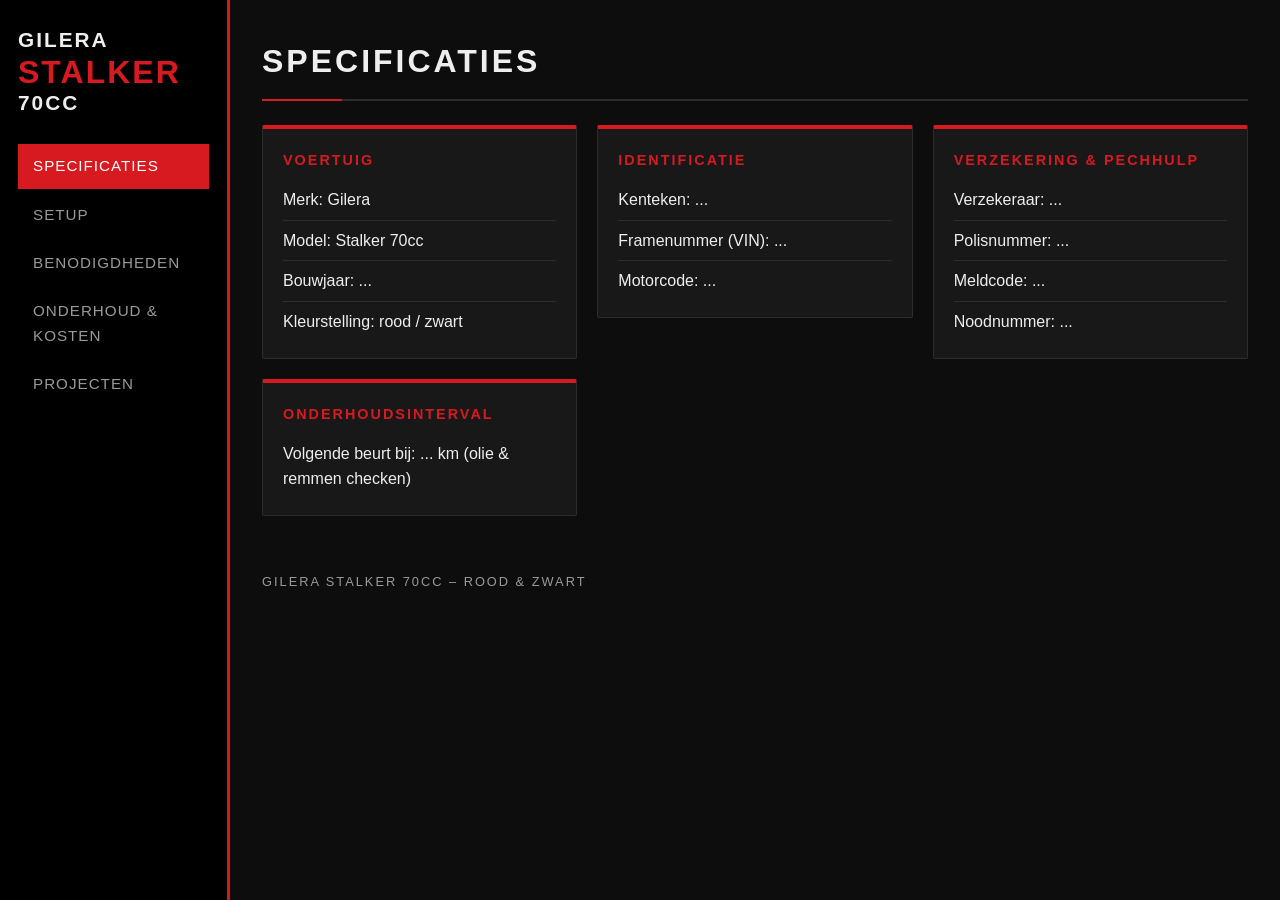
<file: index.html>
<!DOCTYPE html>
<html lang="nl">
<head>
<meta charset="UTF-8">
<meta name="viewport" content="width=device-width, initial-scale=1">
<title>Specificaties | Gilera Stalker</title>
<link rel="stylesheet" href="style.css">
</head>
<body>
<header>
<h1>Gilera <span>Stalker</span> 70cc</h1>
<nav>
<a href="index.html" class="actief">Specificaties</a>
<a href="setup.html">Setup</a>
<a href="benodigdheden.html">Benodigdheden</a>
<a href="onderhoud.html">Onderhoud &amp; Kosten</a>
<a href="projecten.html">Projecten</a>
</nav>
</header>
<main>
<h2>Specificaties</h2>
<section>
<h3>Voertuig</h3>
<ul>
<li>Merk: Gilera</li>
<li>Model: Stalker 70cc</li>
<li>Bouwjaar: ...</li>
<li>Kleurstelling: rood / zwart</li>
</ul>
</section>
<section>
<h3>Identificatie</h3>
<ul>
<li>Kenteken: ...</li>
<li>Framenummer (VIN): ...</li>
<li>Motorcode: ...</li>
</ul>
</section>
<section>
<h3>Verzekering &amp; Pechhulp</h3>
<ul>
<li>Verzekeraar: ...</li>
<li>Polisnummer: ...</li>
<li>Meldcode: ...</li>
<li>Noodnummer: ...</li>
</ul>
</section>
<section>
<h3>Onderhoudsinterval</h3>
<ul>
<li>Volgende beurt bij: ... km (olie &amp; remmen checken)</li>
</ul>
</section>
</main>
<footer>Gilera Stalker 70cc &ndash; rood &amp; zwart</footer>
</body>
</html>
</file>
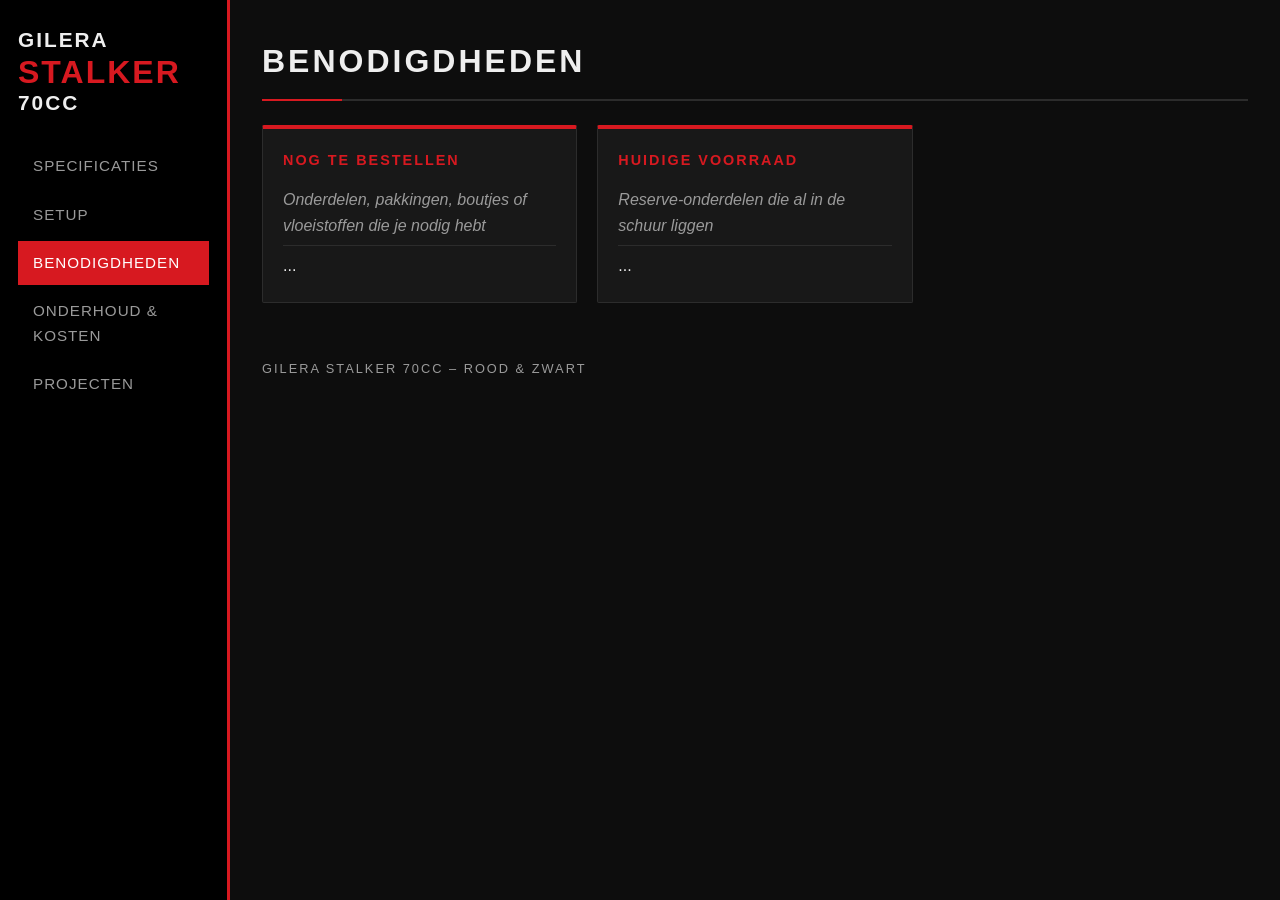
<file: benodigdheden.html>
<!DOCTYPE html>
<html lang="nl">
<head>
<meta charset="UTF-8">
<meta name="viewport" content="width=device-width, initial-scale=1">
<title>Benodigdheden | Gilera Stalker</title>
<link rel="stylesheet" href="style.css">
</head>
<body>
<header>
<h1>Gilera <span>Stalker</span> 70cc</h1>
<nav>
<a href="index.html">Specificaties</a>
<a href="setup.html">Setup</a>
<a href="benodigdheden.html" class="actief">Benodigdheden</a>
<a href="onderhoud.html">Onderhoud &amp; Kosten</a>
<a href="projecten.html">Projecten</a>
</nav>
</header>
<main>
<h2>Benodigdheden</h2>
<section>
<h3>Nog te bestellen</h3>
<ul>
<li class="leeg">Onderdelen, pakkingen, boutjes of vloeistoffen die je nodig hebt</li>
<li>...</li>
</ul>
</section>
<section>
<h3>Huidige voorraad</h3>
<ul>
<li class="leeg">Reserve-onderdelen die al in de schuur liggen</li>
<li>...</li>
</ul>
</section>
</main>
<footer>Gilera Stalker 70cc &ndash; rood &amp; zwart</footer>
</body>
</html>
</file>
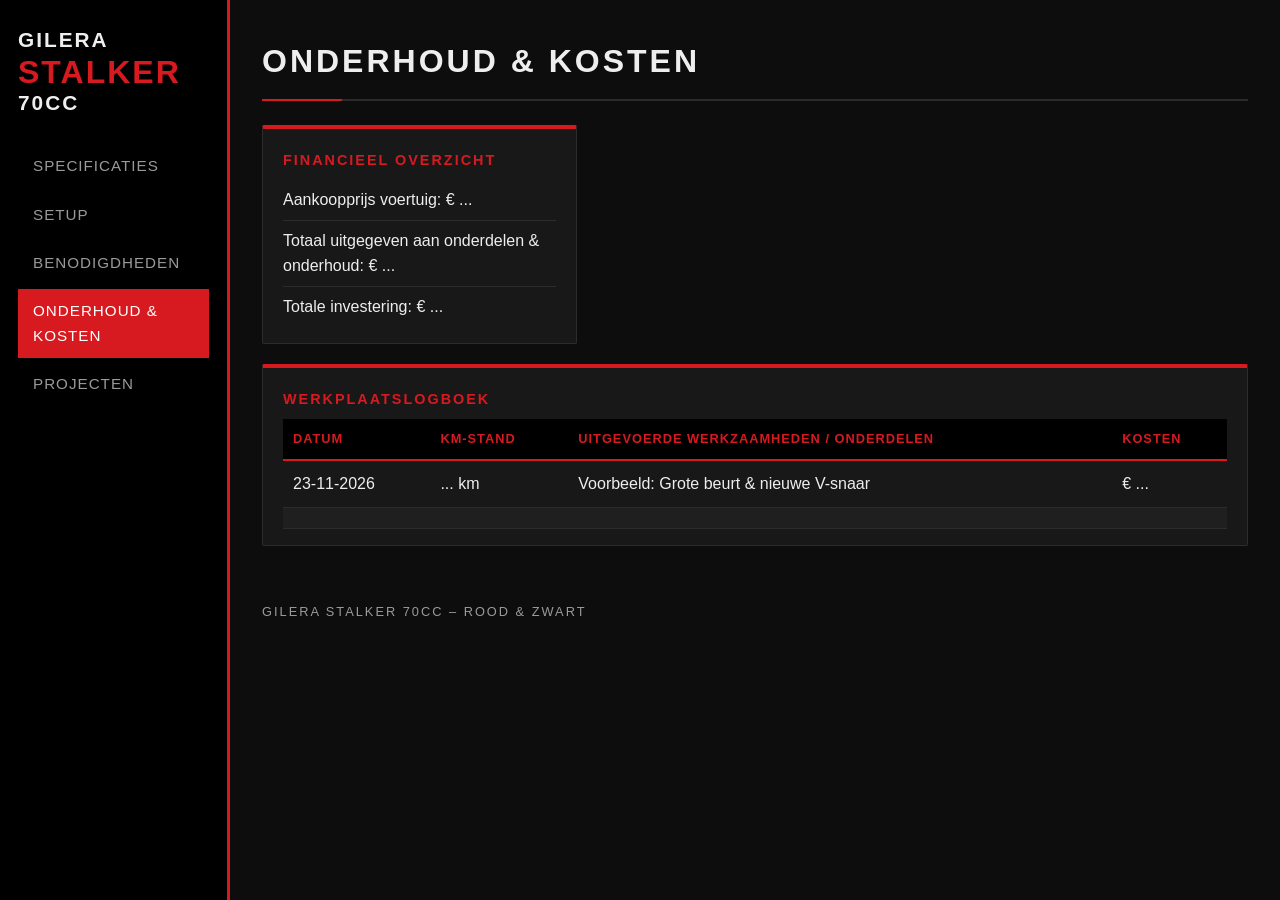
<file: onderhoud.html>
<!DOCTYPE html>
<html lang="nl">
<head>
<meta charset="UTF-8">
<meta name="viewport" content="width=device-width, initial-scale=1">
<title>Onderhoud &amp; Kosten | Gilera Stalker</title>
<link rel="stylesheet" href="style.css">
</head>
<body>
<header>
<h1>Gilera <span>Stalker</span> 70cc</h1>
<nav>
<a href="index.html">Specificaties</a>
<a href="setup.html">Setup</a>
<a href="benodigdheden.html">Benodigdheden</a>
<a href="onderhoud.html" class="actief">Onderhoud &amp; Kosten</a>
<a href="projecten.html">Projecten</a>
</nav>
</header>
<main>
<h2>Onderhoud &amp; Kosten</h2>
<section>
<h3>Financieel overzicht</h3>
<ul>
<li>Aankoopprijs voertuig: &euro; ...</li>
<li>Totaal uitgegeven aan onderdelen &amp; onderhoud: &euro; ...</li>
<li>Totale investering: &euro; ...</li>
</ul>
</section>
<section>
<h3>Werkplaatslogboek</h3>
<div class="tabelwrap">
<table>
<thead>
<tr><th>Datum</th><th>Km-stand</th><th>Uitgevoerde werkzaamheden / Onderdelen</th><th>Kosten</th></tr>
</thead>
<tbody>
<tr><td>23-11-2026</td><td>... km</td><td>Voorbeeld: Grote beurt &amp; nieuwe V-snaar</td><td>&euro; ...</td></tr>
<tr><td></td><td></td><td></td><td></td></tr>
</tbody>
</table>
</div>
</section>
</main>
<footer>Gilera Stalker 70cc &ndash; rood &amp; zwart</footer>
</body>
</html>
</file>
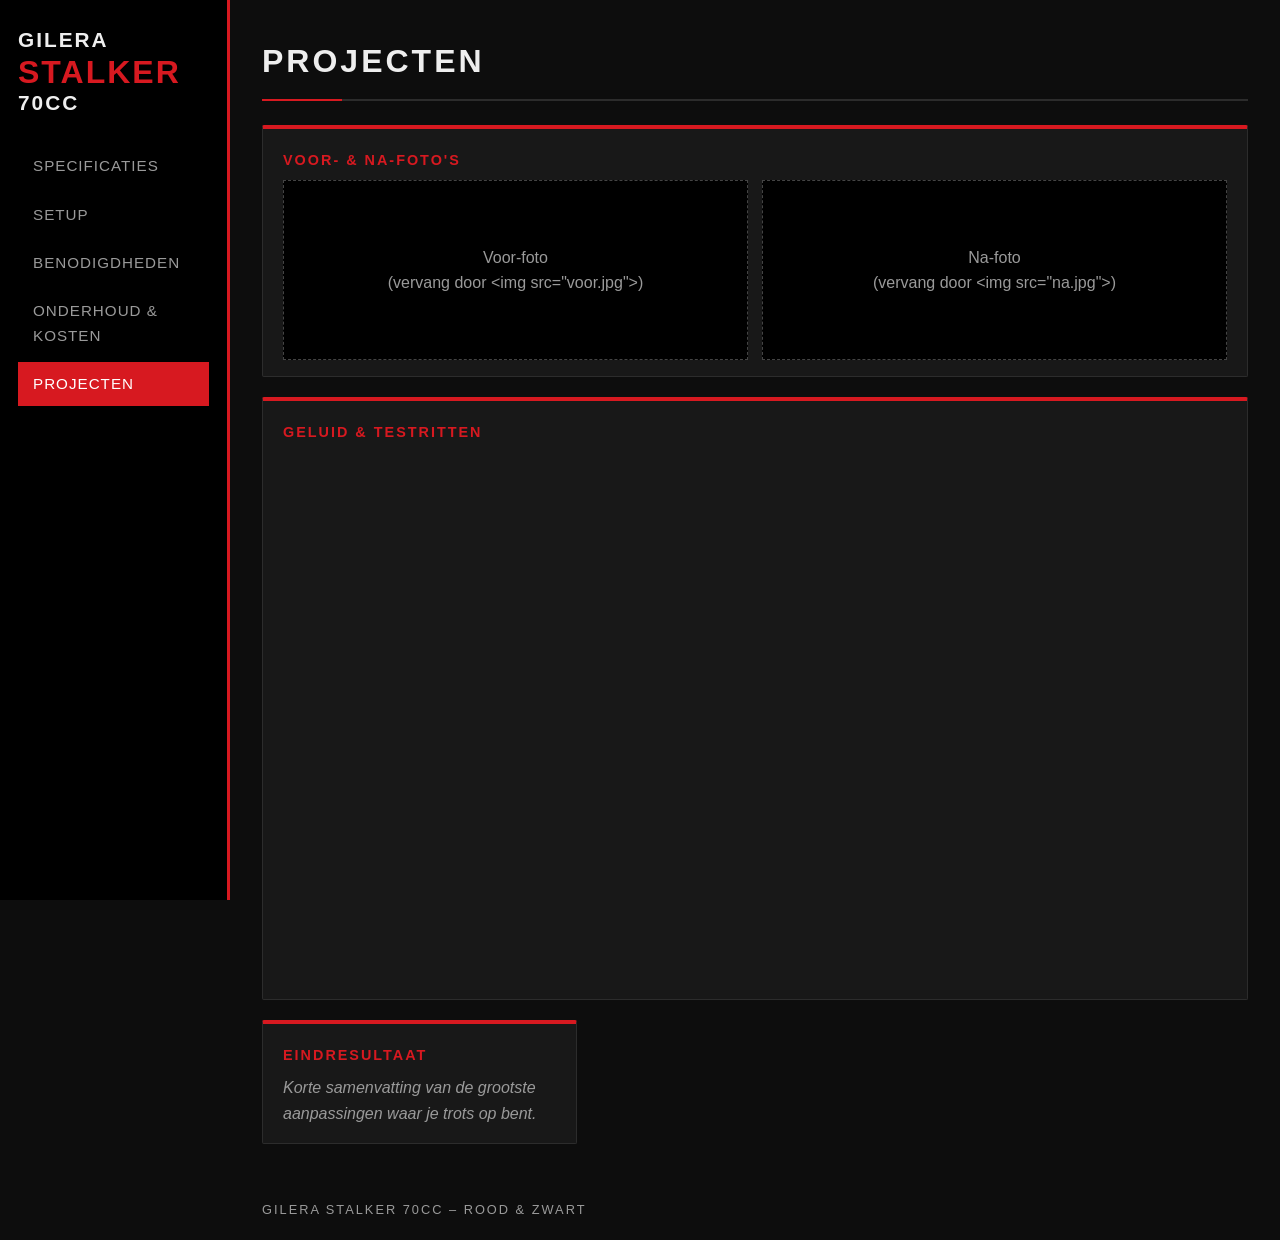
<file: projecten.html>
<!DOCTYPE html>
<html lang="nl">
<head>
<meta charset="UTF-8">
<meta name="viewport" content="width=device-width, initial-scale=1">
<title>Projecten | Gilera Stalker</title>
<link rel="stylesheet" href="style.css">
</head>
<body>
<header>
<h1>Gilera <span>Stalker</span> 70cc</h1>
<nav>
<a href="index.html">Specificaties</a>
<a href="setup.html">Setup</a>
<a href="benodigdheden.html">Benodigdheden</a>
<a href="onderhoud.html">Onderhoud &amp; Kosten</a>
<a href="projecten.html" class="actief">Projecten</a>
</nav>
</header>
<main>
<h2>Projecten</h2>
<section>
<h3>Voor- &amp; na-foto's</h3>
<div class="foto-rij">
<div class="foto">Voor-foto<br>(vervang door &lt;img src="voor.jpg"&gt;)</div>
<div class="foto">Na-foto<br>(vervang door &lt;img src="na.jpg"&gt;)</div>
</div>
</section>
<section>
<h3>Geluid &amp; Testritten</h3>
<div class="video">
<iframe src="https://www.youtube.com/embed/yhfA7YxdQUg" title="Testrit" allowfullscreen></iframe>
</div>
</section>
<section>
<h3>Eindresultaat</h3>
<p class="leeg">Korte samenvatting van de grootste aanpassingen waar je trots op bent.</p>
</section>
</main>
<footer>Gilera Stalker 70cc &ndash; rood &amp; zwart</footer>
</body>
</html>
</file>
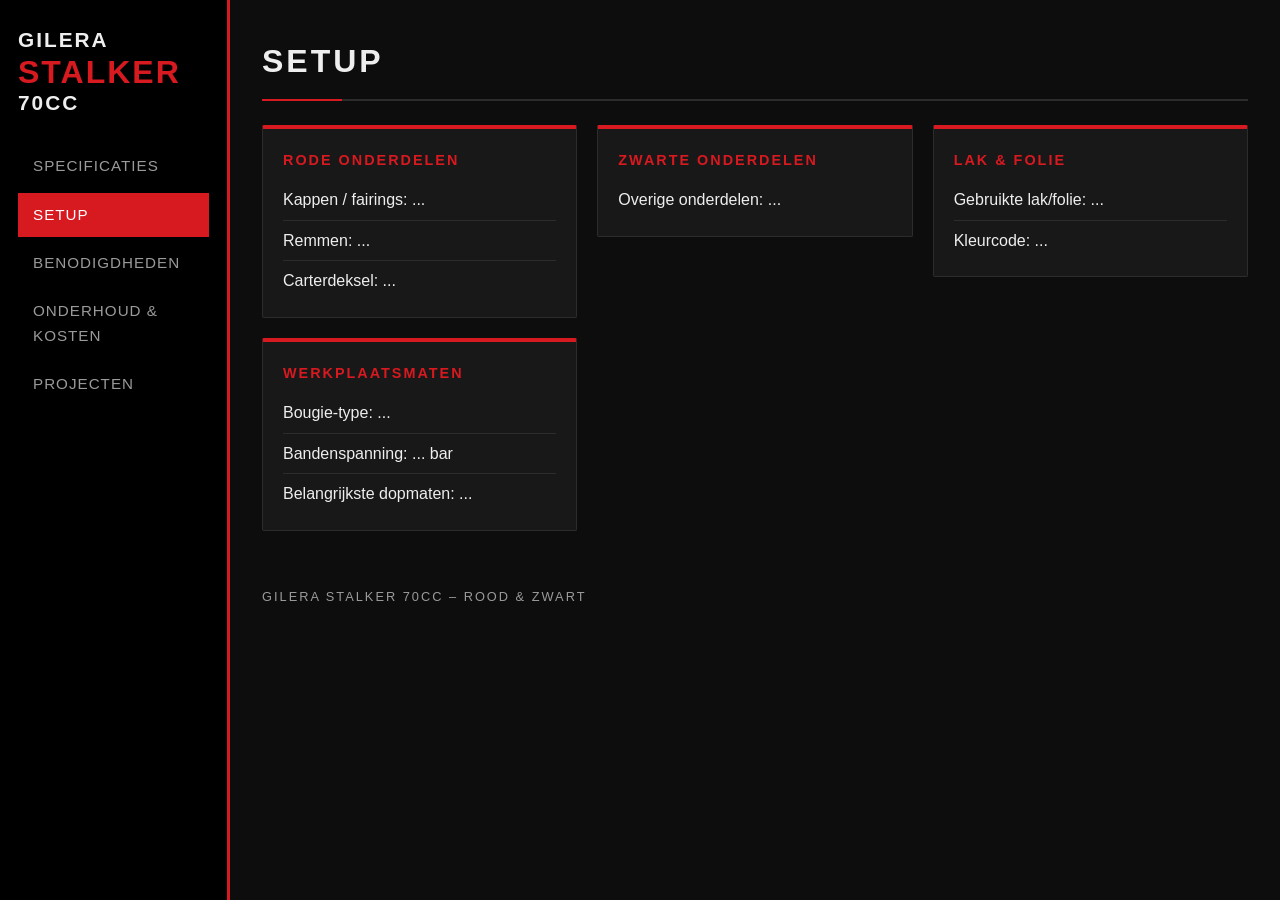
<file: setup.html>
<!DOCTYPE html>
<html lang="nl">
<head>
<meta charset="UTF-8">
<meta name="viewport" content="width=device-width, initial-scale=1">
<title>Setup | Gilera Stalker</title>
<link rel="stylesheet" href="style.css">
</head>
<body>
<header>
<h1>Gilera <span>Stalker</span> 70cc</h1>
<nav>
<a href="index.html">Specificaties</a>
<a href="setup.html" class="actief">Setup</a>
<a href="benodigdheden.html">Benodigdheden</a>
<a href="onderhoud.html">Onderhoud &amp; Kosten</a>
<a href="projecten.html">Projecten</a>
</nav>
</header>
<main>
<h2>Setup</h2>
<section>
<h3>Rode onderdelen</h3>
<ul>
<li>Kappen / fairings: ...</li>
<li>Remmen: ...</li>
<li>Carterdeksel: ...</li>
</ul>
</section>
<section>
<h3>Zwarte onderdelen</h3>
<ul>
<li>Overige onderdelen: ...</li>
</ul>
</section>
<section>
<h3>Lak &amp; folie</h3>
<ul>
<li>Gebruikte lak/folie: ...</li>
<li>Kleurcode: ...</li>
</ul>
</section>
<section>
<h3>Werkplaatsmaten</h3>
<ul>
<li>Bougie-type: ...</li>
<li>Bandenspanning: ... bar</li>
<li>Belangrijkste dopmaten: ...</li>
</ul>
</section>
</main>
<footer>Gilera Stalker 70cc &ndash; rood &amp; zwart</footer>
</body>
</html>
</file>
<file: style.css>
:root{--bg:#0d0d0d;--card:#181818;--text:#eee;--muted:#9a9a9a;--red:#d71920;--line:#2c2c2c;--side:230px}
*{box-sizing:border-box}
body{margin:0;font-family:Arial,Helvetica,sans-serif;background:var(--bg);color:var(--text);line-height:1.6}

/* Zijbalk met menu */
header{position:fixed;top:0;left:0;bottom:0;width:var(--side);background:#000;border-right:3px solid var(--red);padding:28px 18px;overflow-y:auto}
header h1{margin:0 0 28px;font-size:1.3rem;text-transform:uppercase;letter-spacing:2px;line-height:1.2}
header h1 span{color:var(--red);display:block;font-size:2rem}
nav{display:flex;flex-direction:column;gap:4px}
nav a{color:var(--muted);text-decoration:none;padding:10px 12px;border-left:3px solid transparent;font-size:.95rem;text-transform:uppercase;letter-spacing:1px}
nav a:hover{color:var(--text);border-left-color:var(--red);background:#141414}
nav a.actief{color:#fff;border-left-color:var(--red);background:var(--red)}

/* Inhoud als kaarten in een raster */
main{margin-left:var(--side);padding:36px 32px;max-width:1100px;display:grid;grid-template-columns:repeat(auto-fit,minmax(280px,1fr));gap:20px;align-items:start}
h2{grid-column:1/-1;margin:0 0 4px;font-size:2rem;text-transform:uppercase;letter-spacing:3px;padding-bottom:12px;border-bottom:2px solid var(--line);position:relative}
h2::after{content:"";position:absolute;left:0;bottom:-2px;width:80px;height:2px;background:var(--red)}
section{background:var(--card);border:1px solid var(--line);border-top:4px solid var(--red);border-radius:2px;padding:6px 20px 16px}
section:has(table),section:has(.video),section:has(.foto-rij){grid-column:1/-1}
h3{margin:14px 0 8px;font-size:.9rem;text-transform:uppercase;letter-spacing:2px;color:var(--red)}
ul{list-style:none;padding:0;margin:0}
li{padding:7px 0;border-bottom:1px solid var(--line)}
li:last-child{border-bottom:0}
p{margin:0}
.leeg{color:var(--muted);font-style:italic}

/* Tabel */
.tabelwrap{overflow-x:auto}
table{width:100%;border-collapse:collapse}
th,td{padding:10px;text-align:left;border-bottom:1px solid var(--line)}
th{background:#000;color:var(--red);text-transform:uppercase;font-size:.8rem;letter-spacing:1px;border-bottom:2px solid var(--red)}
tbody tr:nth-child(even){background:#1f1f1f}

/* Foto's en video */
.foto-rij{display:grid;grid-template-columns:repeat(auto-fit,minmax(240px,1fr));gap:14px}
.foto{background:#000;border:1px dashed #444;min-height:180px;display:flex;align-items:center;justify-content:center;color:var(--muted);text-align:center;padding:8px}
.video{position:relative;padding-bottom:56.25%;height:0}
.video iframe{position:absolute;inset:0;width:100%;height:100%;border:0}

footer{margin-left:var(--side);padding:20px 32px;color:var(--muted);font-size:.8rem;text-transform:uppercase;letter-spacing:2px}

/* Mobiel: menu weer bovenaan */
@media(max-width:800px){
header{position:static;width:auto;border-right:0;border-bottom:3px solid var(--red);padding:16px}
header h1{margin-bottom:12px}
header h1 span{display:inline;font-size:1.3rem}
nav{flex-direction:row;flex-wrap:wrap}
nav a{border-left:0;border-bottom:3px solid transparent;padding:6px 10px;font-size:.8rem}
nav a:hover,nav a.actief{border-left:0}
main,footer{margin-left:0}
main{padding:20px 16px}
h2{font-size:1.5rem}
}
</file>
